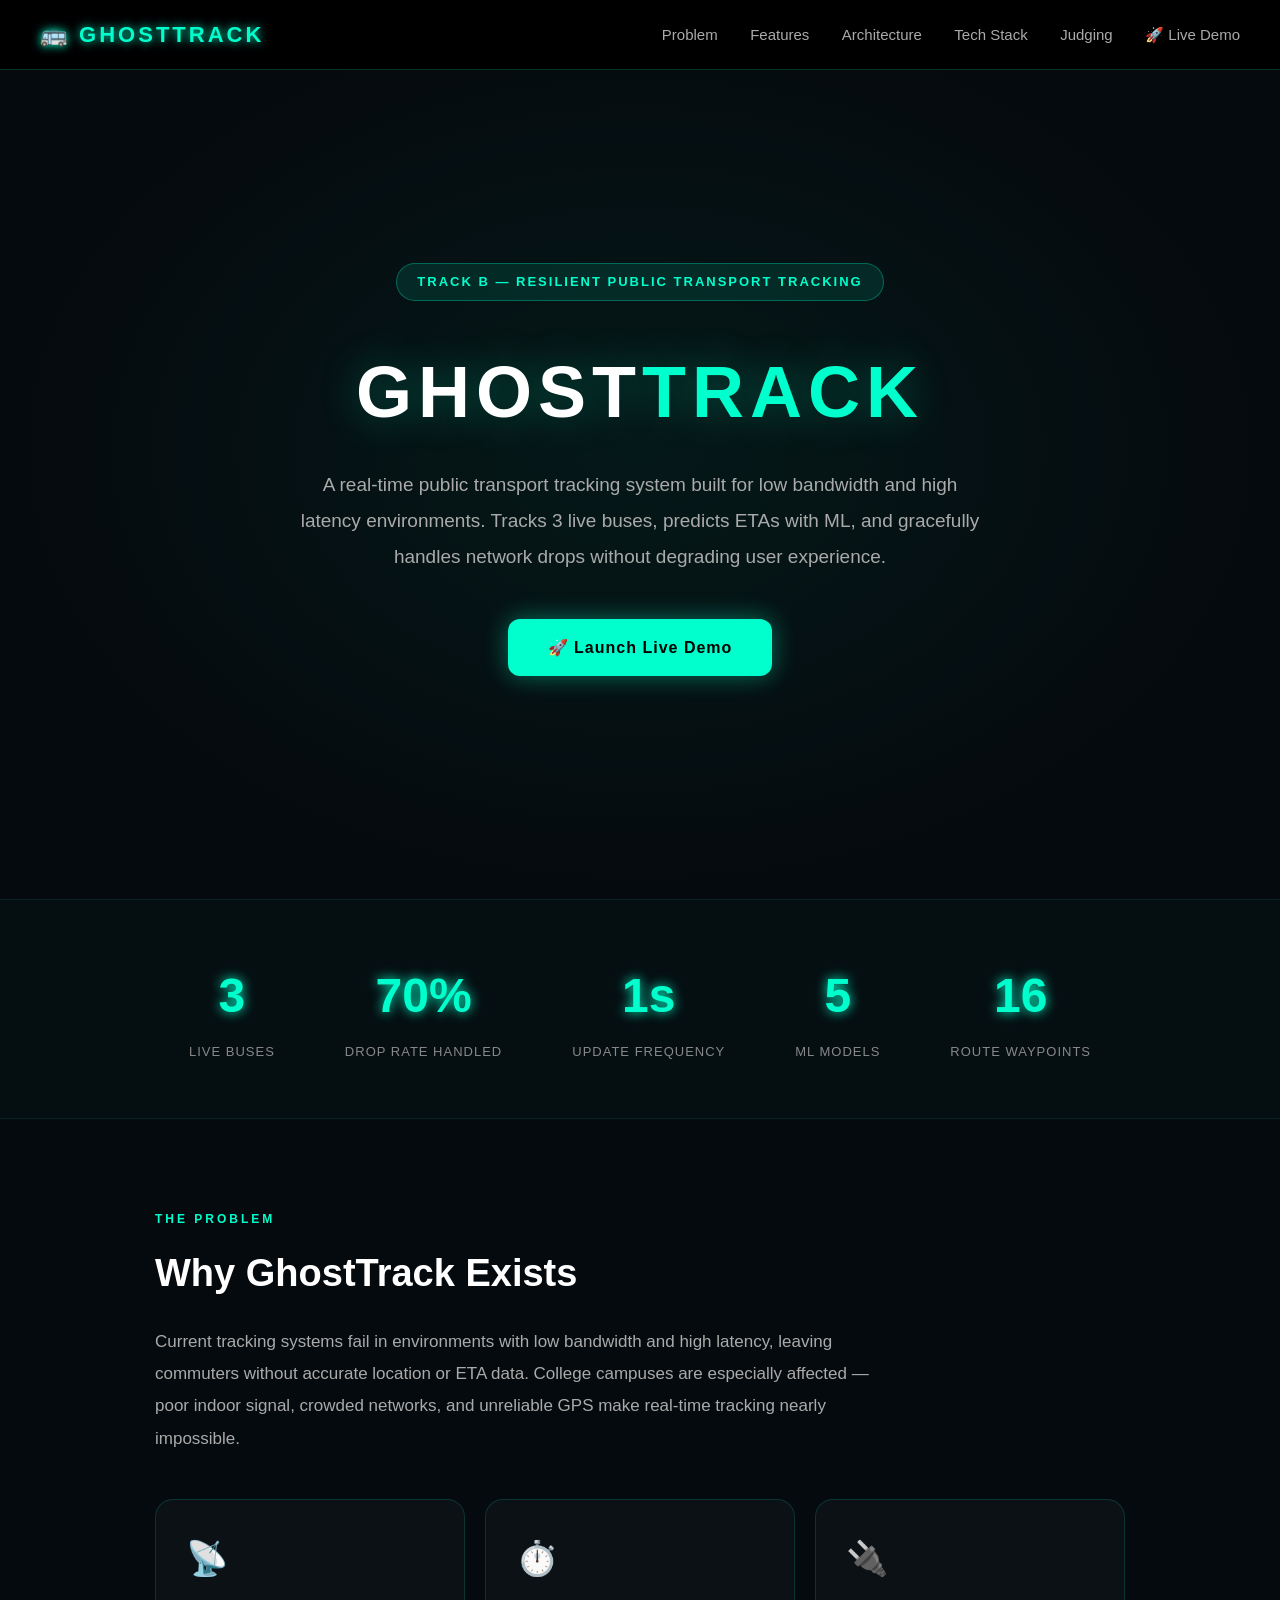
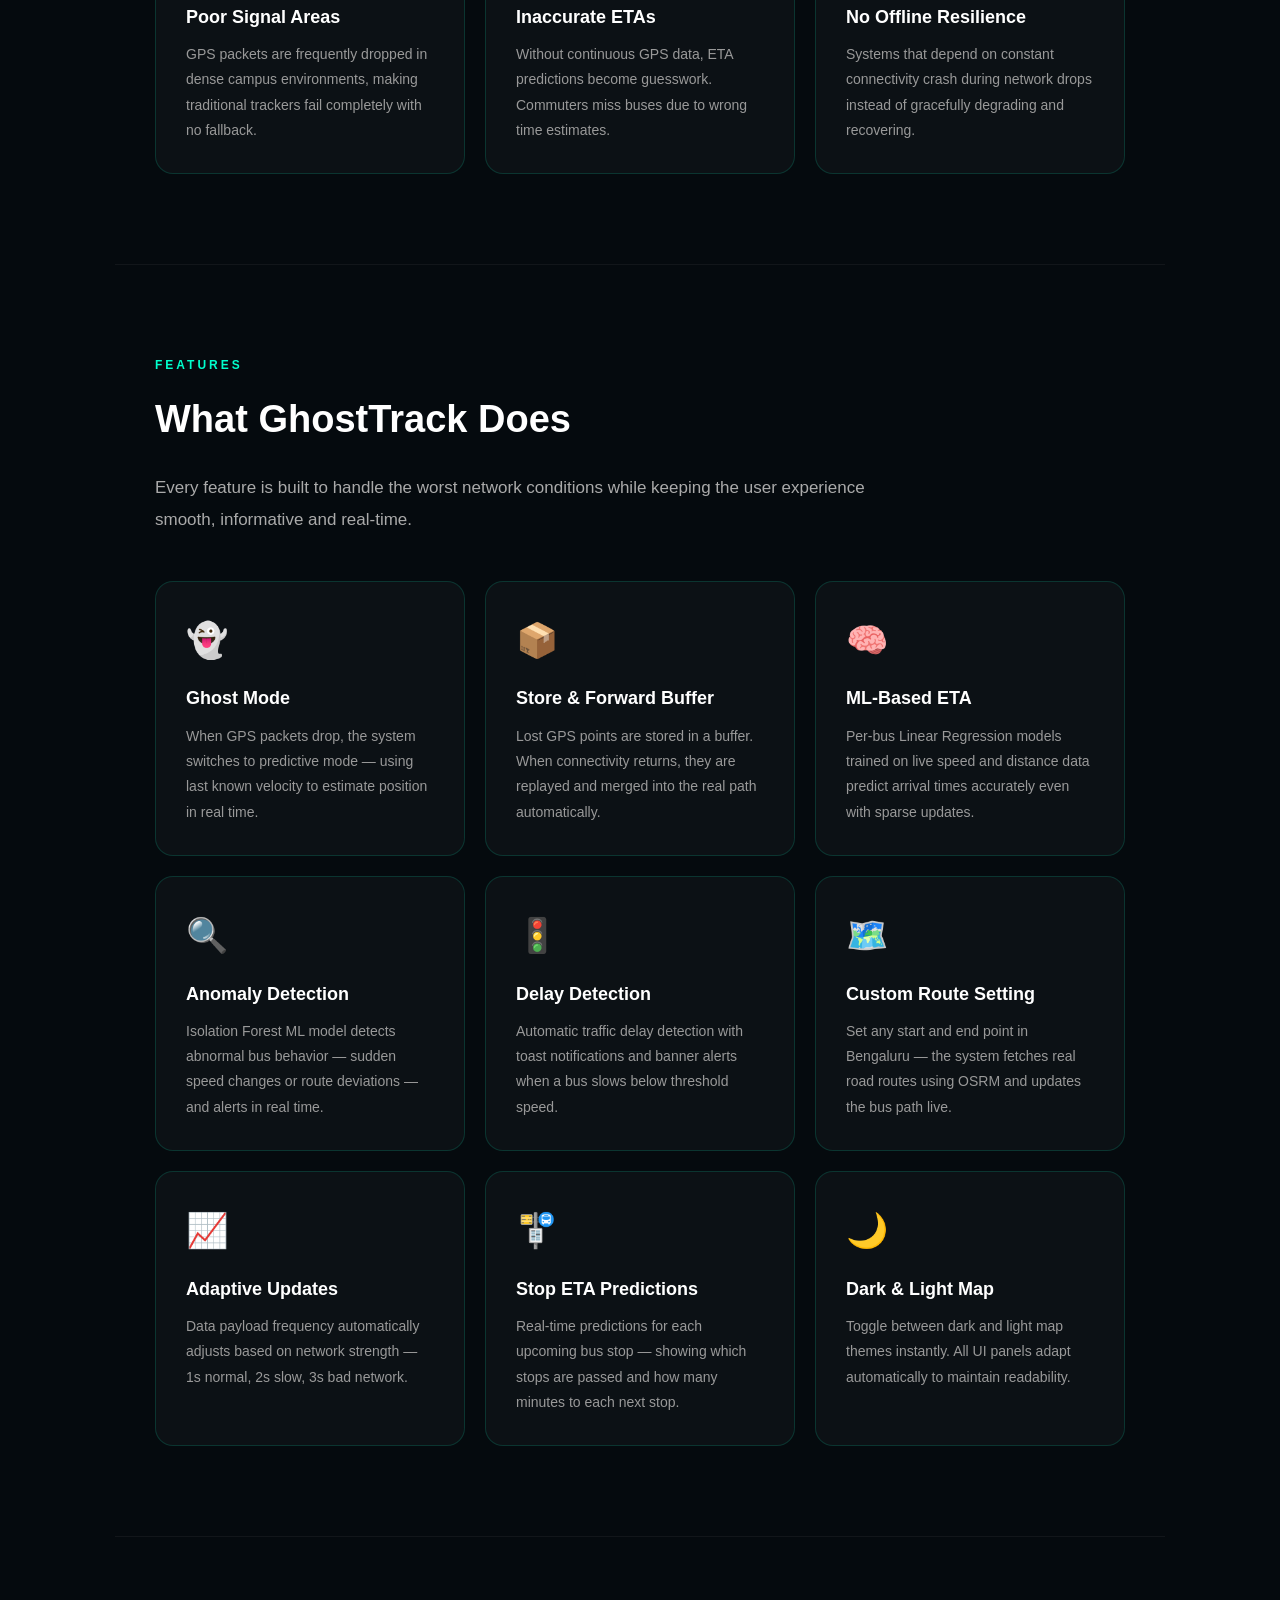
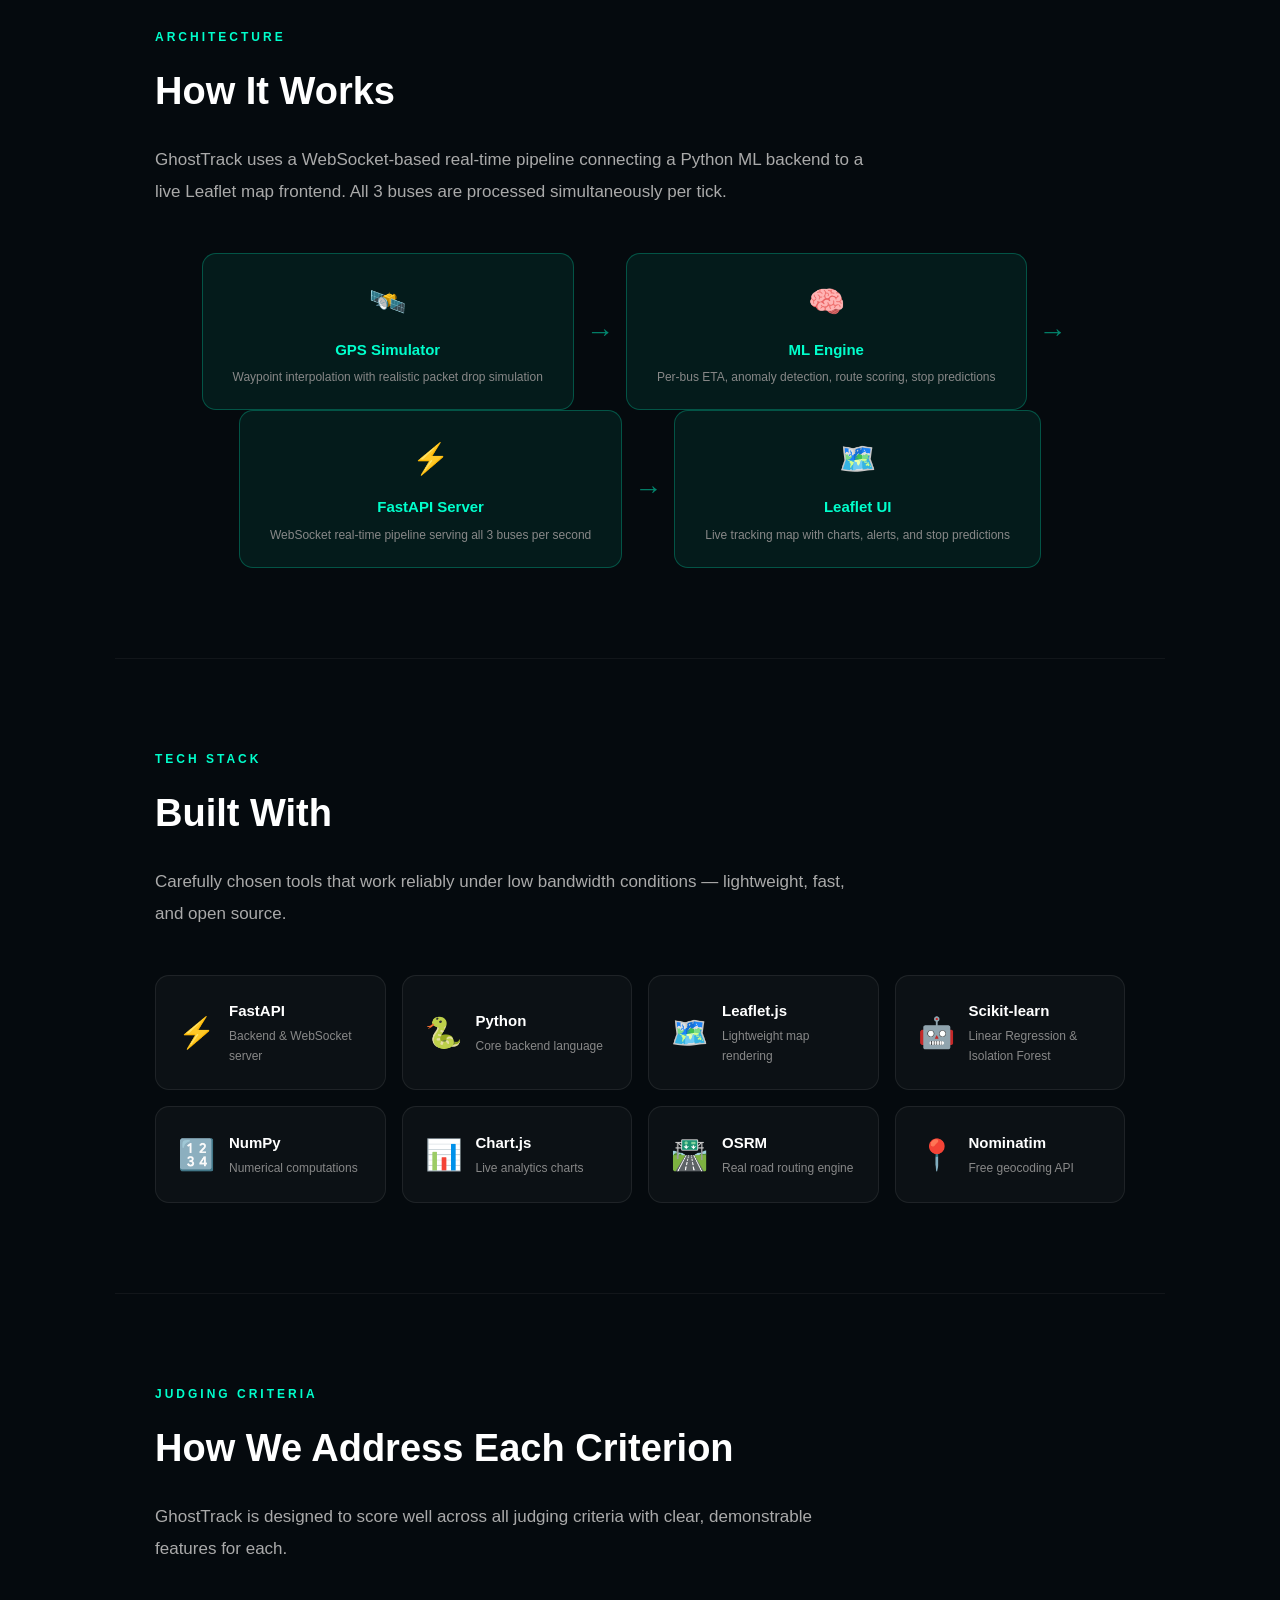
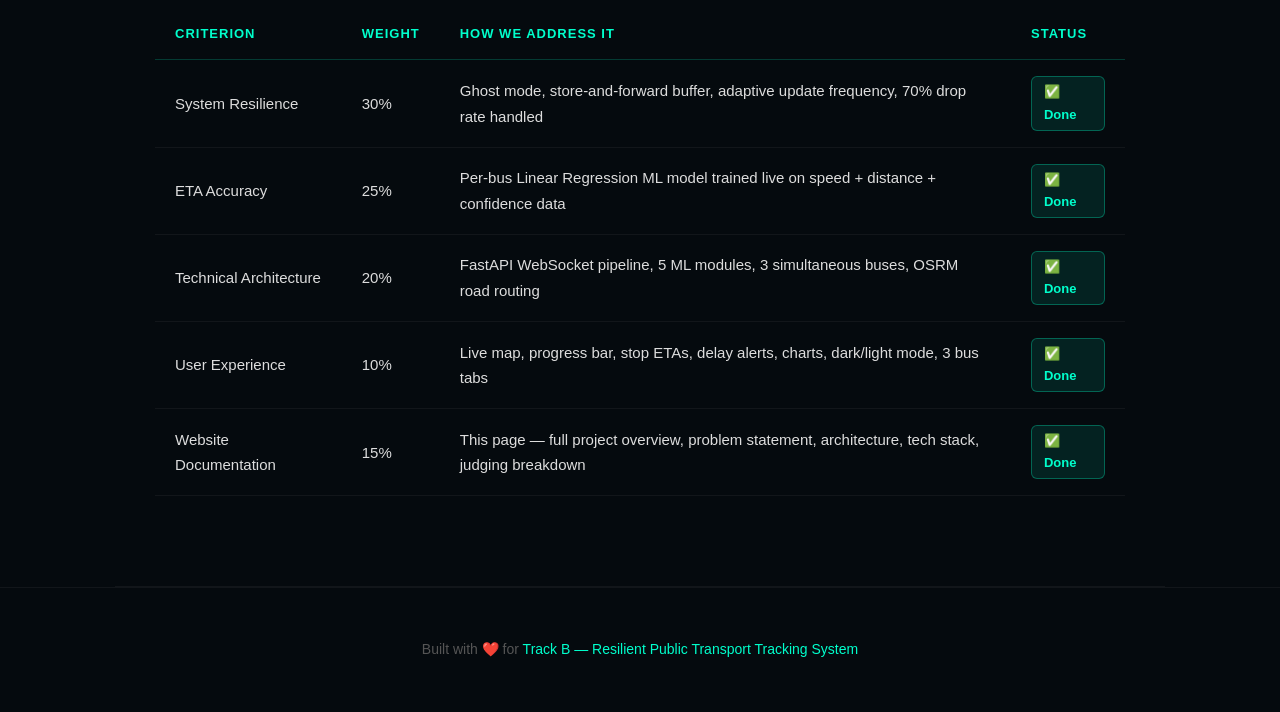
<file: docs.html>
<!DOCTYPE html>
<html lang="en">
<head>
  <meta charset="UTF-8"/>
  <meta name="viewport" content="width=device-width, initial-scale=1.0"/>
  <title>GhostTrack — Documentation</title>
  <style>
    *{margin:0;padding:0;box-sizing:border-box;}
    body{background:#050a0e;color:#e0e0e0;font-family:"Segoe UI",sans-serif;line-height:1.7;}

    nav{position:fixed;top:0;left:0;right:0;background:rgba(0,0,0,0.92);backdrop-filter:blur(12px);border-bottom:1px solid rgba(0,255,200,0.2);padding:16px 40px;display:flex;justify-content:space-between;align-items:center;z-index:100;}
    .nav-logo{font-size:22px;font-weight:900;color:#00ffcc;letter-spacing:3px;text-shadow:0 0 10px #00ffcc;}
    .nav-links a{color:#aaa;text-decoration:none;margin-left:28px;font-size:15px;font-weight:500;transition:color 0.2s;}
    .nav-links a:hover{color:#00ffcc;}

    .hero{min-height:100vh;display:flex;flex-direction:column;justify-content:center;align-items:center;text-align:center;padding:120px 40px 80px;background:radial-gradient(ellipse at center,rgba(0,255,200,0.06) 0%,transparent 70%);border-bottom:1px solid rgba(0,255,200,0.1);}
    .hero-badge{display:inline-block;background:rgba(0,255,200,0.1);border:1px solid rgba(0,255,200,0.3);color:#00ffcc;padding:7px 20px;border-radius:20px;font-size:13px;font-weight:700;letter-spacing:2px;margin-bottom:30px;}
    .hero h1{font-size:72px;font-weight:900;color:white;letter-spacing:6px;margin-bottom:14px;text-shadow:0 0 40px rgba(0,255,200,0.3);}
    .hero h1 span{color:#00ffcc;}
    .hero p{font-size:19px;color:#aaa;max-width:680px;margin:0 auto 44px;line-height:1.9;}
    .hero-btn{display:inline-block;background:#00ffcc;color:black;padding:15px 40px;border-radius:12px;font-size:16px;font-weight:800;text-decoration:none;letter-spacing:1px;box-shadow:0 0 24px rgba(0,255,200,0.4);transition:0.3s;}
    .hero-btn:hover{box-shadow:0 0 40px rgba(0,255,200,0.7);transform:translateY(-3px);}

    .stats-bar{display:flex;justify-content:center;gap:70px;padding:55px 40px;background:rgba(0,255,200,0.02);border-bottom:1px solid rgba(0,255,200,0.1);flex-wrap:wrap;}
    .stat{text-align:center;}
    .stat-number{font-size:48px;font-weight:900;color:#00ffcc;text-shadow:0 0 12px #00ffcc;}
    .stat-label{font-size:13px;color:#888;margin-top:4px;letter-spacing:1px;text-transform:uppercase;}

    section{max-width:1050px;margin:0 auto;padding:90px 40px;border-bottom:1px solid rgba(255,255,255,0.05);}
    .section-label{font-size:12px;color:#00ffcc;letter-spacing:3px;text-transform:uppercase;font-weight:700;margin-bottom:12px;}
    h2{font-size:38px;font-weight:800;color:white;margin-bottom:20px;}
    p.lead{font-size:17px;color:#aaa;max-width:720px;margin-bottom:44px;line-height:1.9;}

    .cards{display:grid;grid-template-columns:repeat(auto-fit,minmax(290px,1fr));gap:20px;margin-top:30px;}
    .card{background:rgba(255,255,255,0.03);border:1px solid rgba(0,255,200,0.15);border-radius:18px;padding:30px;transition:0.3s;}
    .card:hover{border-color:rgba(0,255,200,0.4);background:rgba(0,255,200,0.05);transform:translateY(-4px);box-shadow:0 8px 30px rgba(0,255,200,0.1);}
    .card-icon{font-size:34px;margin-bottom:14px;}
    .card h3{font-size:18px;font-weight:700;color:white;margin-bottom:10px;}
    .card p{font-size:14px;color:#999;line-height:1.8;}

    .arch-flow{display:flex;align-items:center;justify-content:center;flex-wrap:wrap;gap:0;margin-top:44px;}
    .arch-box{background:rgba(0,255,200,0.07);border:1px solid rgba(0,255,200,0.25);border-radius:14px;padding:22px 30px;text-align:center;min-width:160px;}
    .arch-box .icon{font-size:30px;margin-bottom:10px;}
    .arch-box h4{font-size:15px;font-weight:700;color:#00ffcc;margin-bottom:6px;}
    .arch-box p{font-size:12px;color:#888;line-height:1.6;}
    .arch-arrow{font-size:28px;color:#00ffcc;padding:0 12px;opacity:0.5;}

    .tech-grid{display:grid;grid-template-columns:repeat(auto-fit,minmax(210px,1fr));gap:16px;margin-top:30px;}
    .tech-item{background:rgba(255,255,255,0.03);border:1px solid rgba(255,255,255,0.08);border-radius:14px;padding:22px;display:flex;align-items:center;gap:14px;transition:0.3s;}
    .tech-item:hover{border-color:rgba(0,255,200,0.2);background:rgba(0,255,200,0.03);}
    .tech-icon{font-size:30px;}
    .tech-item h4{font-size:15px;font-weight:700;color:white;margin-bottom:3px;}
    .tech-item p{font-size:12px;color:#888;}

    table{width:100%;border-collapse:collapse;margin-top:30px;}
    th{text-align:left;padding:14px 20px;font-size:13px;color:#00ffcc;letter-spacing:1px;text-transform:uppercase;border-bottom:1px solid rgba(0,255,200,0.2);}
    td{padding:16px 20px;font-size:15px;color:#ddd;border-bottom:1px solid rgba(255,255,255,0.05);}
    tr:hover td{background:rgba(0,255,200,0.03);}
    .tag{display:inline-block;background:rgba(0,255,200,0.1);border:1px solid rgba(0,255,200,0.3);color:#00ffcc;padding:4px 12px;border-radius:6px;font-size:13px;font-weight:700;}

    footer{text-align:center;padding:50px;font-size:14px;color:#555;border-top:1px solid rgba(255,255,255,0.05);}
    footer span{color:#00ffcc;}
  </style>
</head>
<body>

<nav>
  <div class="nav-logo">🚌 GHOSTTRACK</div>
  <div class="nav-links">
    <a href="#problem">Problem</a>
    <a href="#features">Features</a>
    <a href="#architecture">Architecture</a>
    <a href="#stack">Tech Stack</a>
    <a href="#judging">Judging</a>
    <a href="http://localhost:8000" target="_blank">🚀 Live Demo</a>
  </div>
</nav>

<div class="hero">
  <div class="hero-badge">TRACK B — RESILIENT PUBLIC TRANSPORT TRACKING</div>
  <h1>GHOST<span>TRACK</span></h1>
  <p>A real-time public transport tracking system built for low bandwidth and high latency environments. Tracks 3 live buses, predicts ETAs with ML, and gracefully handles network drops without degrading user experience.</p>
  <a href="http://localhost:8000" target="_blank" class="hero-btn">🚀 Launch Live Demo</a>
</div>

<div class="stats-bar">
  <div class="stat"><div class="stat-number">3</div><div class="stat-label">Live Buses</div></div>
  <div class="stat"><div class="stat-number">70%</div><div class="stat-label">Drop Rate Handled</div></div>
  <div class="stat"><div class="stat-number">1s</div><div class="stat-label">Update Frequency</div></div>
  <div class="stat"><div class="stat-number">5</div><div class="stat-label">ML Models</div></div>
  <div class="stat"><div class="stat-number">16</div><div class="stat-label">Route Waypoints</div></div>
</div>

<section id="problem">
  <div class="section-label">The Problem</div>
  <h2>Why GhostTrack Exists</h2>
  <p class="lead">Current tracking systems fail in environments with low bandwidth and high latency, leaving commuters without accurate location or ETA data. College campuses are especially affected — poor indoor signal, crowded networks, and unreliable GPS make real-time tracking nearly impossible.</p>
  <div class="cards">
    <div class="card"><div class="card-icon">📡</div><h3>Poor Signal Areas</h3><p>GPS packets are frequently dropped in dense campus environments, making traditional trackers fail completely with no fallback.</p></div>
    <div class="card"><div class="card-icon">⏱️</div><h3>Inaccurate ETAs</h3><p>Without continuous GPS data, ETA predictions become guesswork. Commuters miss buses due to wrong time estimates.</p></div>
    <div class="card"><div class="card-icon">🔌</div><h3>No Offline Resilience</h3><p>Systems that depend on constant connectivity crash during network drops instead of gracefully degrading and recovering.</p></div>
  </div>
</section>

<section id="features">
  <div class="section-label">Features</div>
  <h2>What GhostTrack Does</h2>
  <p class="lead">Every feature is built to handle the worst network conditions while keeping the user experience smooth, informative and real-time.</p>
  <div class="cards">
    <div class="card"><div class="card-icon">👻</div><h3>Ghost Mode</h3><p>When GPS packets drop, the system switches to predictive mode — using last known velocity to estimate position in real time.</p></div>
    <div class="card"><div class="card-icon">📦</div><h3>Store & Forward Buffer</h3><p>Lost GPS points are stored in a buffer. When connectivity returns, they are replayed and merged into the real path automatically.</p></div>
    <div class="card"><div class="card-icon">🧠</div><h3>ML-Based ETA</h3><p>Per-bus Linear Regression models trained on live speed and distance data predict arrival times accurately even with sparse updates.</p></div>
    <div class="card"><div class="card-icon">🔍</div><h3>Anomaly Detection</h3><p>Isolation Forest ML model detects abnormal bus behavior — sudden speed changes or route deviations — and alerts in real time.</p></div>
    <div class="card"><div class="card-icon">🚦</div><h3>Delay Detection</h3><p>Automatic traffic delay detection with toast notifications and banner alerts when a bus slows below threshold speed.</p></div>
    <div class="card"><div class="card-icon">🗺️</div><h3>Custom Route Setting</h3><p>Set any start and end point in Bengaluru — the system fetches real road routes using OSRM and updates the bus path live.</p></div>
    <div class="card"><div class="card-icon">📈</div><h3>Adaptive Updates</h3><p>Data payload frequency automatically adjusts based on network strength — 1s normal, 2s slow, 3s bad network.</p></div>
    <div class="card"><div class="card-icon">🚏</div><h3>Stop ETA Predictions</h3><p>Real-time predictions for each upcoming bus stop — showing which stops are passed and how many minutes to each next stop.</p></div>
    <div class="card"><div class="card-icon">🌙</div><h3>Dark & Light Map</h3><p>Toggle between dark and light map themes instantly. All UI panels adapt automatically to maintain readability.</p></div>
  </div>
</section>

<section id="architecture">
  <div class="section-label">Architecture</div>
  <h2>How It Works</h2>
  <p class="lead">GhostTrack uses a WebSocket-based real-time pipeline connecting a Python ML backend to a live Leaflet map frontend. All 3 buses are processed simultaneously per tick.</p>
  <div class="arch-flow">
    <div class="arch-box"><div class="icon">🛰️</div><h4>GPS Simulator</h4><p>Waypoint interpolation with realistic packet drop simulation</p></div>
    <div class="arch-arrow">→</div>
    <div class="arch-box"><div class="icon">🧠</div><h4>ML Engine</h4><p>Per-bus ETA, anomaly detection, route scoring, stop predictions</p></div>
    <div class="arch-arrow">→</div>
    <div class="arch-box"><div class="icon">⚡</div><h4>FastAPI Server</h4><p>WebSocket real-time pipeline serving all 3 buses per second</p></div>
    <div class="arch-arrow">→</div>
    <div class="arch-box"><div class="icon">🗺️</div><h4>Leaflet UI</h4><p>Live tracking map with charts, alerts, and stop predictions</p></div>
  </div>
</section>

<section id="stack">
  <div class="section-label">Tech Stack</div>
  <h2>Built With</h2>
  <p class="lead">Carefully chosen tools that work reliably under low bandwidth conditions — lightweight, fast, and open source.</p>
  <div class="tech-grid">
    <div class="tech-item"><div class="tech-icon">⚡</div><div><h4>FastAPI</h4><p>Backend & WebSocket server</p></div></div>
    <div class="tech-item"><div class="tech-icon">🐍</div><div><h4>Python</h4><p>Core backend language</p></div></div>
    <div class="tech-item"><div class="tech-icon">🗺️</div><div><h4>Leaflet.js</h4><p>Lightweight map rendering</p></div></div>
    <div class="tech-item"><div class="tech-icon">🤖</div><div><h4>Scikit-learn</h4><p>Linear Regression & Isolation Forest</p></div></div>
    <div class="tech-item"><div class="tech-icon">🔢</div><div><h4>NumPy</h4><p>Numerical computations</p></div></div>
    <div class="tech-item"><div class="tech-icon">📊</div><div><h4>Chart.js</h4><p>Live analytics charts</p></div></div>
    <div class="tech-item"><div class="tech-icon">🛣️</div><div><h4>OSRM</h4><p>Real road routing engine</p></div></div>
    <div class="tech-item"><div class="tech-icon">📍</div><div><h4>Nominatim</h4><p>Free geocoding API</p></div></div>
  </div>
</section>

<section id="judging">
  <div class="section-label">Judging Criteria</div>
  <h2>How We Address Each Criterion</h2>
  <p class="lead">GhostTrack is designed to score well across all judging criteria with clear, demonstrable features for each.</p>
  <table>
    <tr><th>Criterion</th><th>Weight</th><th>How We Address It</th><th>Status</th></tr>
    <tr><td>System Resilience</td><td>30%</td><td>Ghost mode, store-and-forward buffer, adaptive update frequency, 70% drop rate handled</td><td><span class="tag">✅ Done</span></td></tr>
    <tr><td>ETA Accuracy</td><td>25%</td><td>Per-bus Linear Regression ML model trained live on speed + distance + confidence data</td><td><span class="tag">✅ Done</span></td></tr>
    <tr><td>Technical Architecture</td><td>20%</td><td>FastAPI WebSocket pipeline, 5 ML modules, 3 simultaneous buses, OSRM road routing</td><td><span class="tag">✅ Done</span></td></tr>
    <tr><td>User Experience</td><td>10%</td><td>Live map, progress bar, stop ETAs, delay alerts, charts, dark/light mode, 3 bus tabs</td><td><span class="tag">✅ Done</span></td></tr>
    <tr><td>Website Documentation</td><td>15%</td><td>This page — full project overview, problem statement, architecture, tech stack, judging breakdown</td><td><span class="tag">✅ Done</span></td></tr>
  </table>
</section>

<footer>
  Built with ❤️ for <span>Track B — Resilient Public Transport Tracking System</span>
</footer>

</body>
</html>
</file>
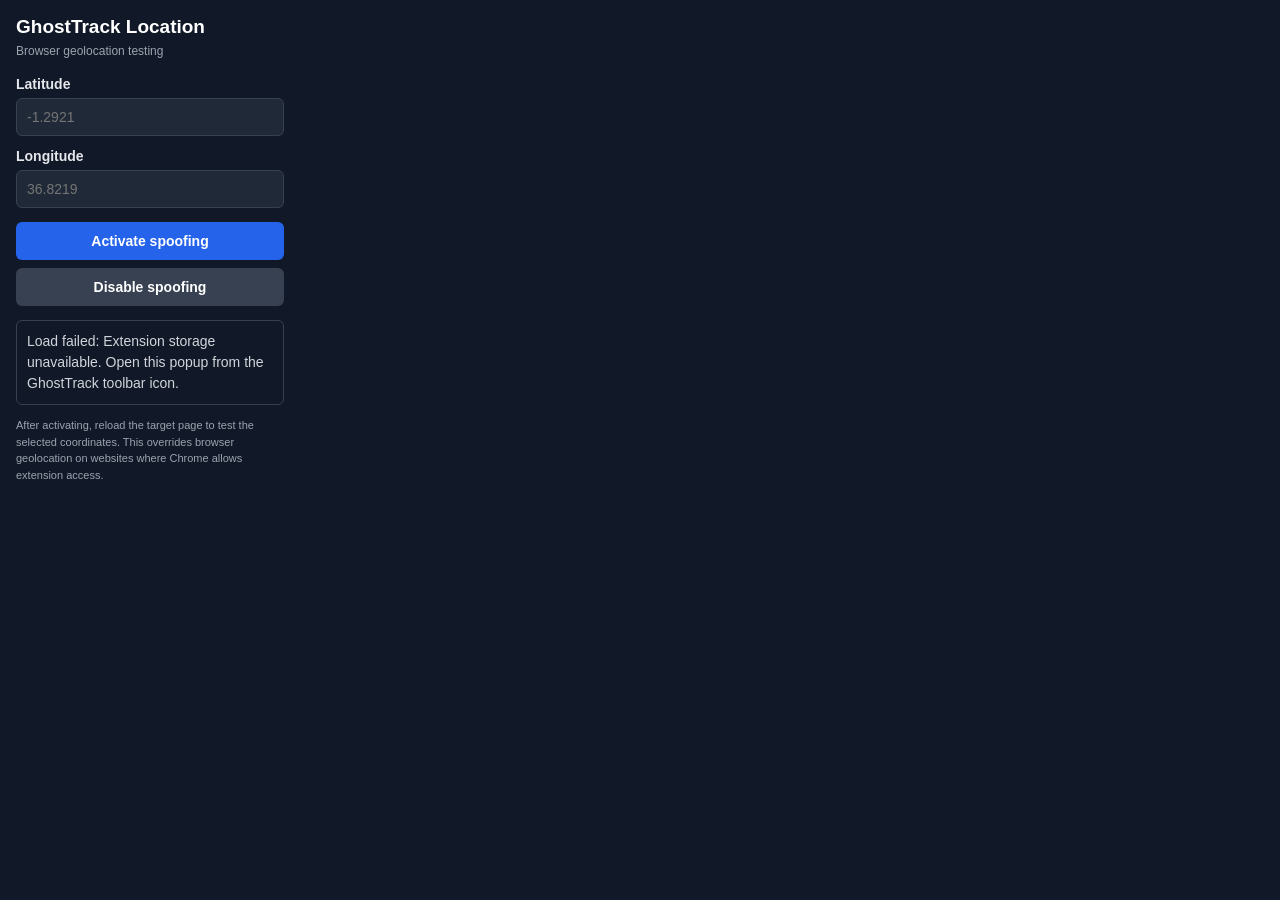
<file: ghosttrack-location-extension/popup.html>
<!doctype html>
<html lang="en">
<head>
  <meta charset="utf-8">
  <meta name="viewport" content="width=device-width, initial-scale=1">
  <title>GhostTrack Location</title>

  <style>
    * {
      box-sizing: border-box;
    }

    body {
      width: 300px;
      margin: 0;
      padding: 16px;
      font: 14px Arial, sans-serif;
      color: #e5e7eb;
      background: #111827;
    }

    h2 {
      margin: 0 0 6px;
      font-size: 19px;
      color: #fff;
    }

    .subtitle {
      margin: 0 0 18px;
      color: #9ca3af;
      font-size: 12px;
    }

    label {
      display: block;
      margin: 12px 0 6px;
      font-weight: 600;
    }

    input {
      display: block;
      width: 100%;
      padding: 10px;
      border: 1px solid #374151;
      border-radius: 6px;
      background: #1f2937;
      color: #fff;
      font: inherit;
    }

    input:focus {
      outline: 2px solid #60a5fa;
      outline-offset: 1px;
    }

    button {
      display: block;
      width: 100%;
      padding: 11px;
      margin-top: 14px;
      border: 0;
      border-radius: 6px;
      cursor: pointer;
      font: inherit;
      font-weight: 700;
    }

    #activate {
      background: #2563eb;
      color: #fff;
    }

    #activate:hover {
      background: #1d4ed8;
    }

    #stop {
      margin-top: 8px;
      background: #374151;
      color: #fff;
    }

    #stop:hover {
      background: #4b5563;
    }

    #status {
      min-height: 40px;
      margin: 14px 0 0;
      padding: 10px;
      border: 1px solid #374151;
      border-radius: 6px;
      color: #d1d5db;
      overflow-wrap: anywhere;
      line-height: 1.5;
    }

    .note {
      margin: 12px 0 0;
      color: #9ca3af;
      font-size: 11px;
      line-height: 1.5;
    }
  </style>
</head>

<body>
  <h2>GhostTrack Location</h2>
  <p class="subtitle">Browser geolocation testing</p>

  <label for="lat">Latitude</label>
  <input
    id="lat"
    type="number"
    step="any"
    min="-90"
    max="90"
    placeholder="-1.2921"
    autocomplete="off"
  >

  <label for="lng">Longitude</label>
  <input
    id="lng"
    type="number"
    step="any"
    min="-180"
    max="180"
    placeholder="36.8219"
    autocomplete="off"
  >

  <button id="activate" type="button">Activate spoofing</button>
  <button id="stop" type="button">Disable spoofing</button>

  <p id="status" role="status" aria-live="polite">
    Loading saved location...
  </p>

  <p class="note">
    After activating, reload the target page to test the selected coordinates.
    This overrides browser geolocation on websites where Chrome allows extension access.
  </p>

  <script src="popup.js"></script>
</body>
</html>
</file>
